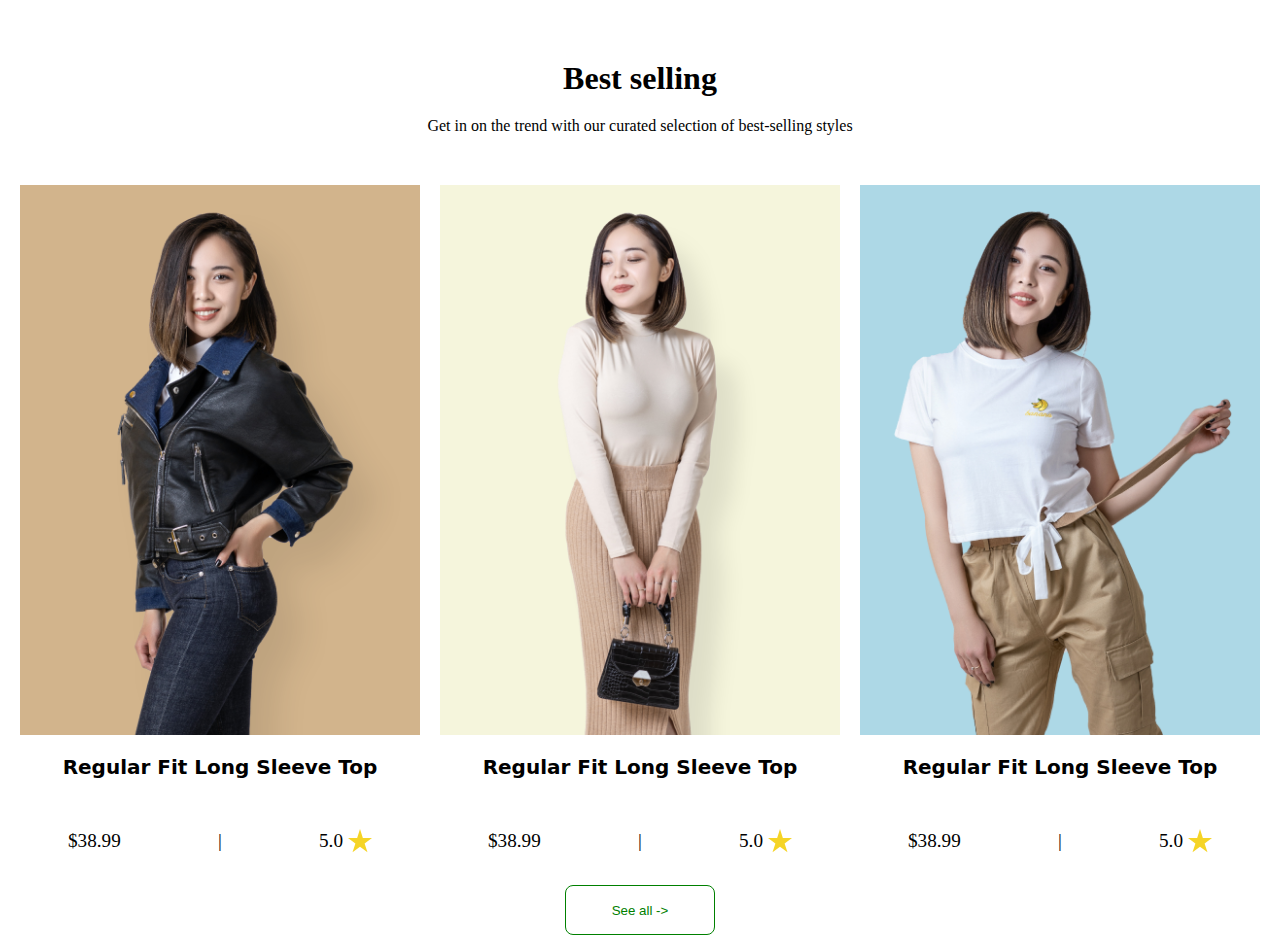
<file: zoom/index.html>
<!DOCTYPE html>
<html lang="en">
<head>
    <meta charset="UTF-8">
    <meta name="viewport" content="width=device-width, initial-scale=1.0">
    <title>Document</title>
    <link rel="stylesheet" href="./style.css">
</head>
<body>
   <div class="container">
        <div class="header">
            <h1>Best selling</h1>
            <p>Get in on the trend with our curated selection of best-selling styles</p>
        </div>
        <main>
            <div class="row">
                <div class="card">
                    <div class="bg-image"></div>
                    <div class="card-text">
                        <h1>Regular Fit Long Sleeve Top</h1>
                        <section>
                            <p>$38.99</p>
                            <span>|</span>
                            <div class="rate">
                                <p>5.0</p>
                                <img src="./fi-ss-star.svg" alt="">
                            </div>
                        </section>
                    </div>
                </div>
                <div class="card">
                    <div class="bg-image"></div>
                    <div class="card-text">
                        <h1>Regular Fit Long Sleeve Top</h1>
                        <section>
                            <p>$38.99</p>
                            <span>|</span>
                            <div class="rate">
                                <p>5.0</p>
                                <img src="./fi-ss-star.svg" alt="">
                            </div>
                        </section>
                    </div>
                </div>
                <div class="card">
                    <div class="bg-image"></div>
                    <div class="card-text">
                        <h1>Regular Fit Long Sleeve Top</h1>
                        <section>
                            <p>$38.99</p>
                            <span>|</span>
                            <div class="rate">
                                <p>5.0</p>
                                <img src="./fi-ss-star.svg" alt="">
                            </div>
                        </section>
                    </div>
                </div>
            </div>
            <button>See all -></button>
        </main>
   </div> 
</body>
</html>
</file>
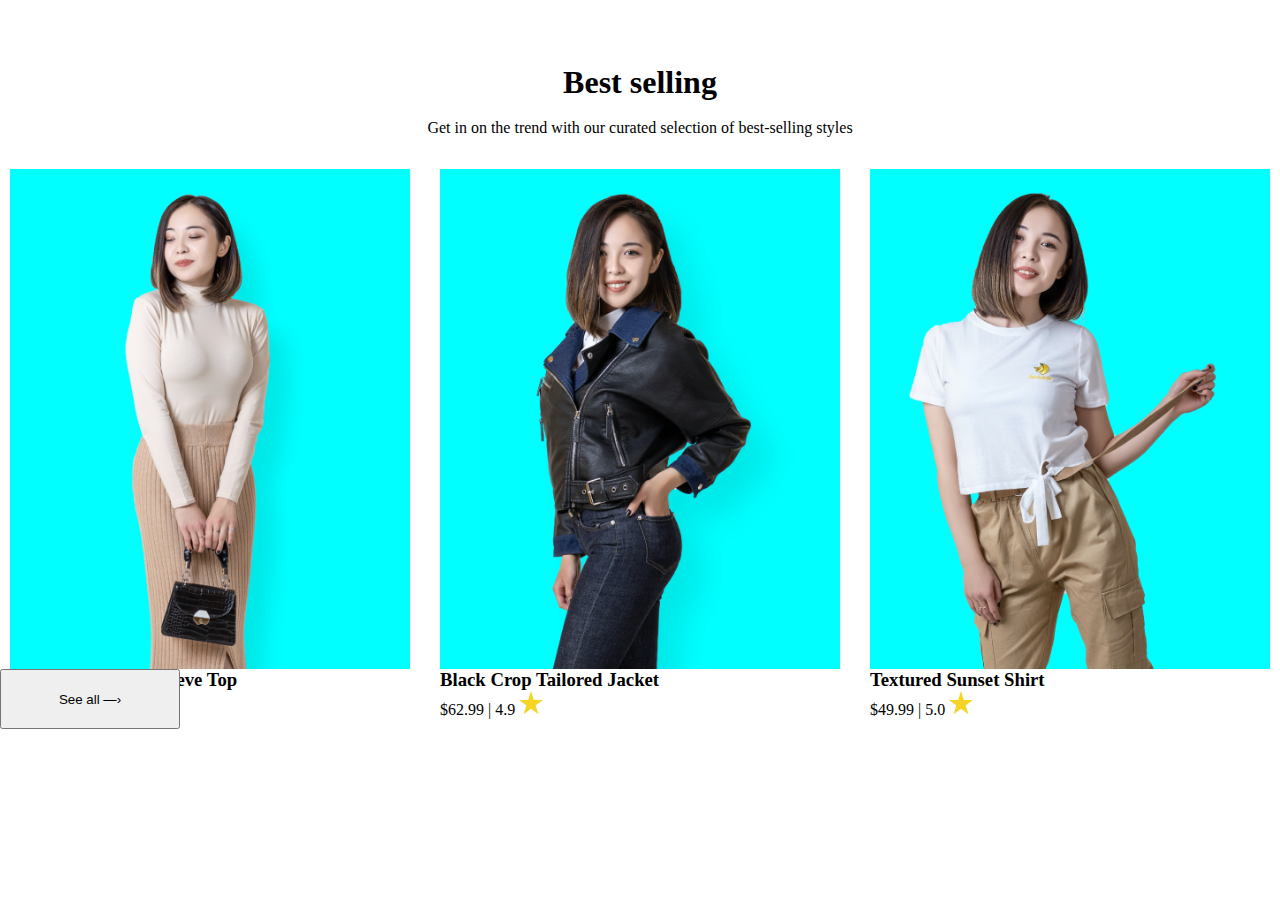
<file: zoom2.html>
<!DOCTYPE html>
<html lang="en">
<head>
    <meta charset="UTF-8">
    <meta name="viewport" content="width=device-width, initial-scale=1.0">
    <title>Document</title>
</head>
<style>
    *{
    margin: 0;
    padding: 0;
    
}
    .container{
        margin-top: 4rem;
        display: flex;
        flex-direction: column;
        align-items: center;
    }
    section{
        display: flex;
        justify-content: center;
        flex-direction: row;
        align-items: center;
        margin-top: 2rem;
        gap: 30px;
    }
    .section1{
        width: 400px;
        height: 500px;
        background-color: aqua;
    }
    .section2{
        width: 400px;
        height: 500px;
        background-color: aqua;
    }
    .section3{
        width: 400px;
        height: 500px;
        background-color: aqua;
    }
    .bg-img{
        width: 400px;
        height: 500px;
        background-color: aqua;
        background-repeat: no-repeat;
        background-size: cover;
        background-position: center;
        display: flex;
        flex-direction: row;
    }
    button{
        width: 180px;
        height: 60px;
    }

</style>
<body>
    <div class="container">
    <h1>Best selling</h1>
    <br>
    <p>Get in on the trend with our curated selection of best-selling styles</p>
    </div> 
    <section>
    <div class="section1">
        <div class="bg-img">
            <img src="./pexels-dima-valkov-6211621 1 (1).png" alt="">
        </div>
        <h3>Regular Fit Long Sleeve Top</h3>
        <p>$38.99 | 5.0 
        <img src="./fi-ss-star.svg" alt=""></p>
    </div>
    <div class="section2">
        <div class="bg-img">
            <img src="./pexels-dima-valkov-6211616 (1) 2.png" alt="">
        </div>
        <h3>Black Crop Tailored Jacket</h3>
        <p>$62.99 | 4.9 
            <img src="./fi-ss-star.svg" alt=""></p>
    </div>
    <div class="section3">
        <div class="bg-img">
            <img src="./pexels-dima-valkov-6503007 3.png" alt="">
        </div>
        <h3>Textured Sunset Shirt</h3>
        <p>$49.99 | 5.0 
            <img src="./fi-ss-star.svg" alt=""></p>
    </div>
    </div>
    </section>
    
        <button>See all —›</button>
</body>
</html>
</file>
<file: zoom/style.css>
* {
  margin: 0;
  padding: 0;
  box-sizing: border-box;
}

.container {
  width: 100%;
  max-width: 1660px;
  margin: 0 auto;
  display: flex;
  justify-content: center;
  align-items: center;
  flex-direction: column;
}
.header {
  width: 100%;
  display: flex;
  flex-direction: column;
  justify-content: center;
  align-items: center;
  gap: 20px;
  margin-top: 60px;
}

main {
  width: 100%;
  display: flex;
  flex-direction: column;
  justify-content: center;
  align-items: center;
}

.row {
  display: flex;
  flex-direction: row;
  align-items: center;
  justify-content: space-between;
  gap: 20px;
  margin-top: 50px;
}

.card {
  width: 400px;
  height: 700px;
}

.bg-image {
  width: 100%;
  height: 550px;
  background-image: url("./pexels-dima-valkov-6211616\ \(1\)\ 2.png");
  background-size: cover;
  background-repeat: no-repeat;
  background-position: center;
  background-color: tan;
}

.row > .card:nth-child(2) > .bg-image {
  background-image: url("./pexels-dima-valkov-6211621\ 1\ \(1\).png");
  background-color: beige;
}

.row > .card:nth-child(3) > .bg-image {
  background-image: url("./pexels-dima-valkov-6503007\ 3.png");
  background-color: lightblue;
}

.card-text {
  width: 100%;
  display: flex;
  justify-content: center;
  flex-direction: column;
  align-items: center;
  text-align: center;
}

.card-text > h1 {
  margin-top: 20px;
  font-size: 20px;
  font-family: system-ui, -apple-system, BlinkMacSystemFont, "Segoe UI", Roboto,
    Oxygen, Ubuntu, Cantarell, "Open Sans", "Helvetica Neue", sans-serif;
  font-weight: 600;
}

.card-text > section {
  margin-top: 50px;
  width: 100%;
  display: flex;
  flex-direction: row;
  align-items: center;
  justify-content: space-between;
  padding-left: 3rem;
  padding-right: 3rem;
  font-size: 1.2rem;
}

.rate {
  display: flex;
  flex-direction: row;
  align-items: center;
  gap: 5px;
}

main > button {
  width: 150px;
  height: 50px;
  border-radius: 8px;
  color: green;
  border: 1px solid green;
  background-color: transparent;
  cursor: pointer;
  outline: none;
}
</file>
